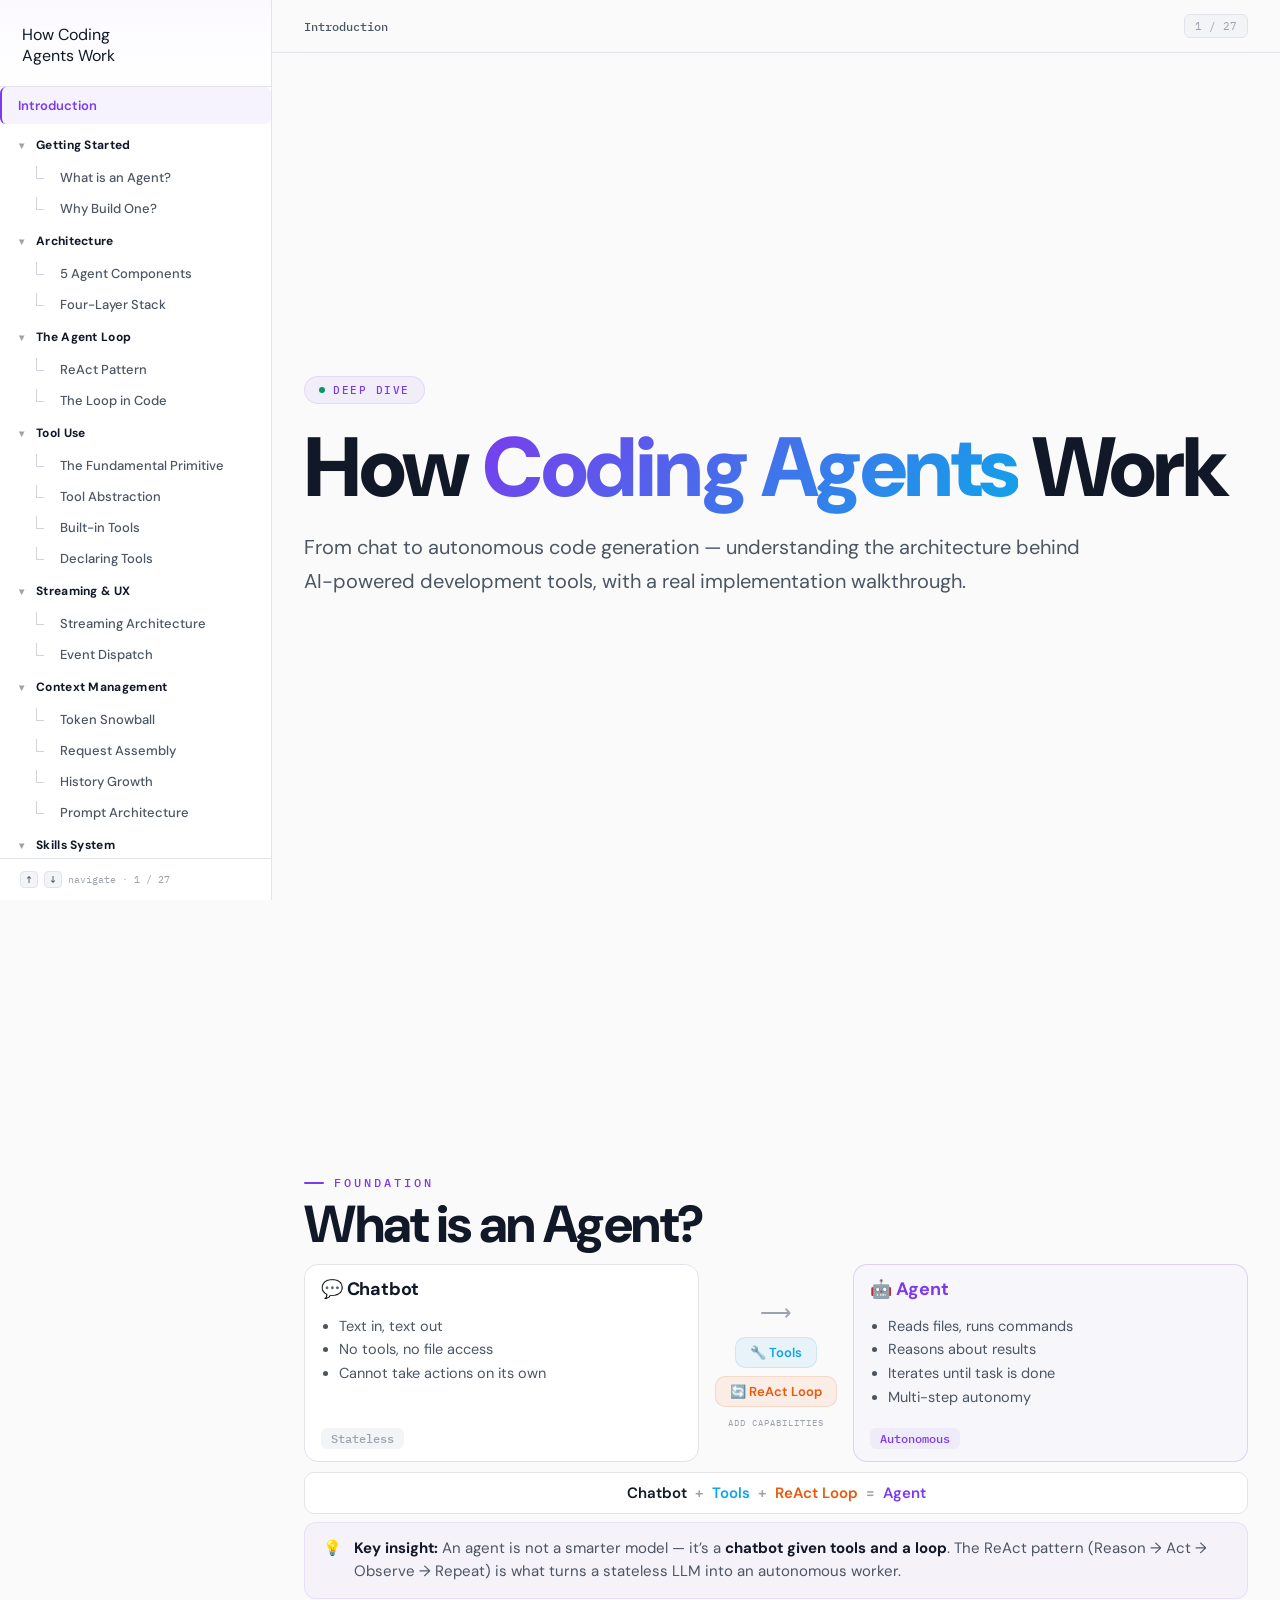
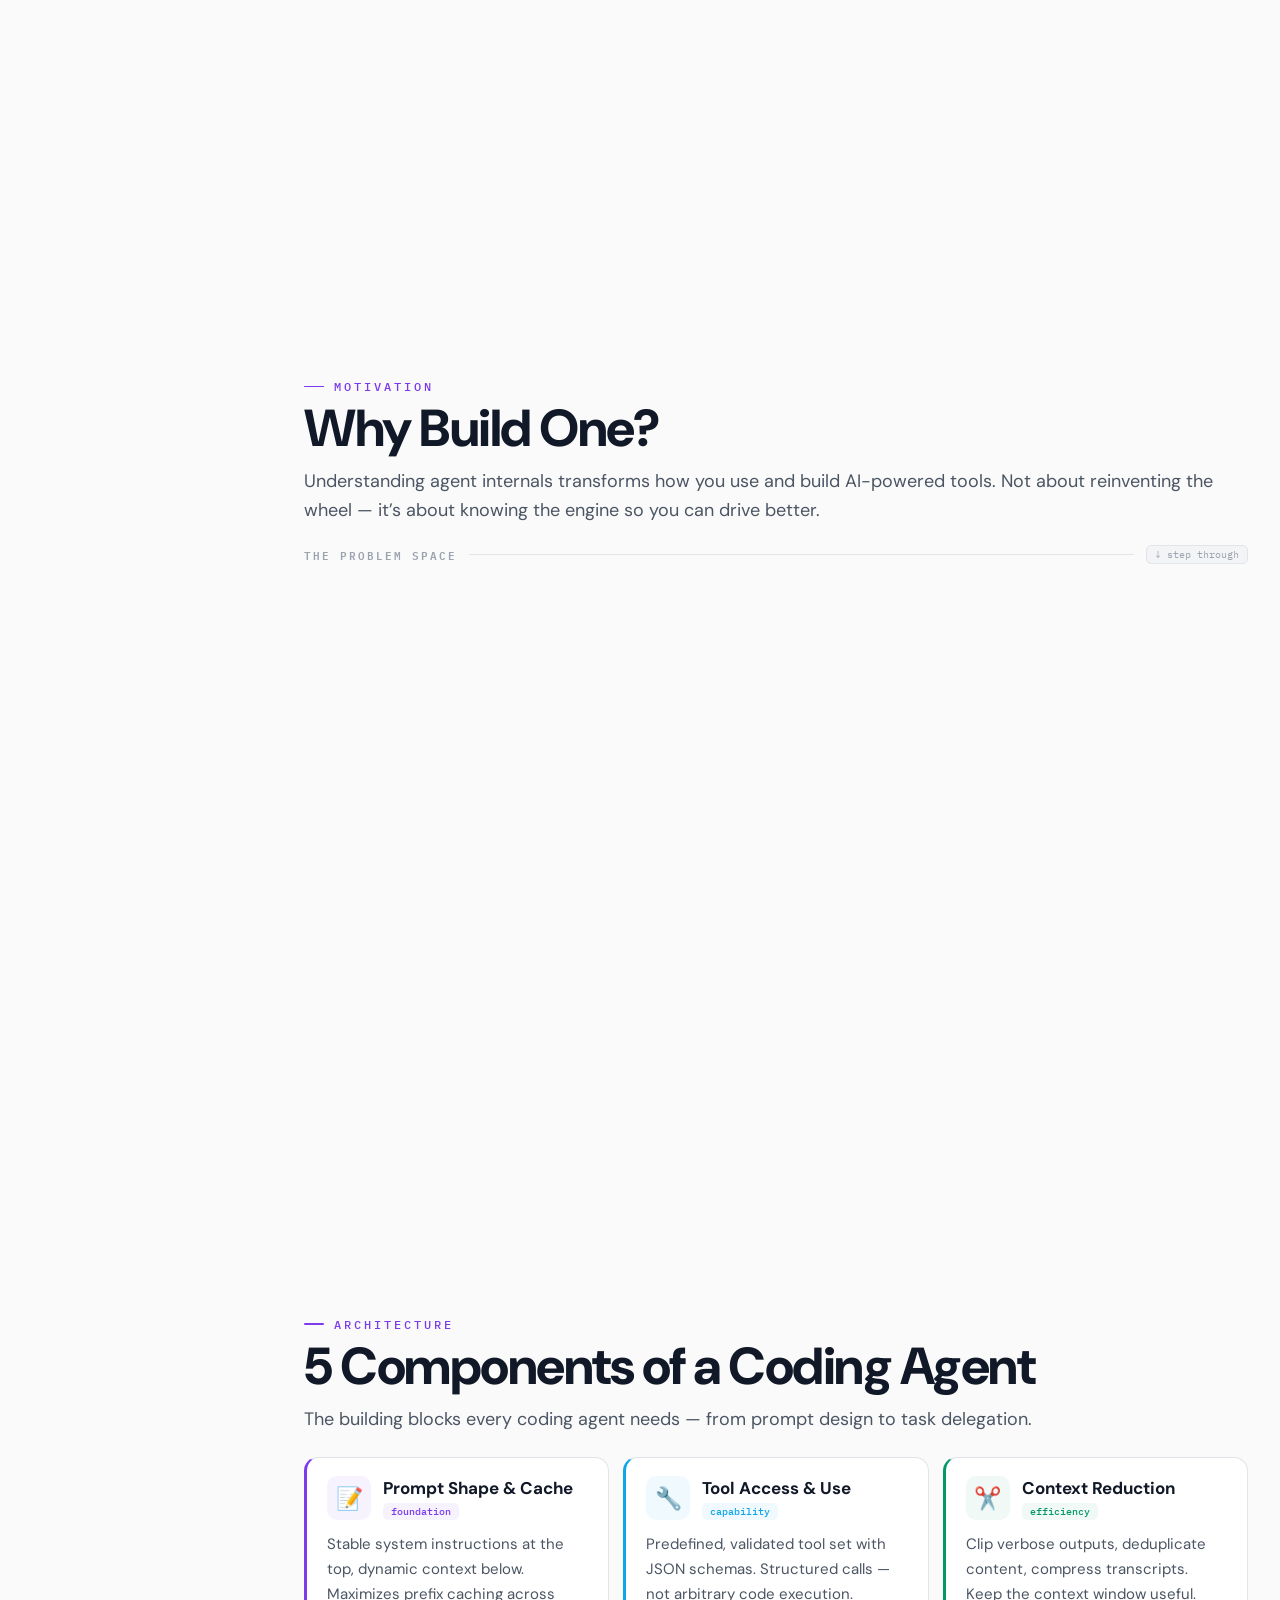
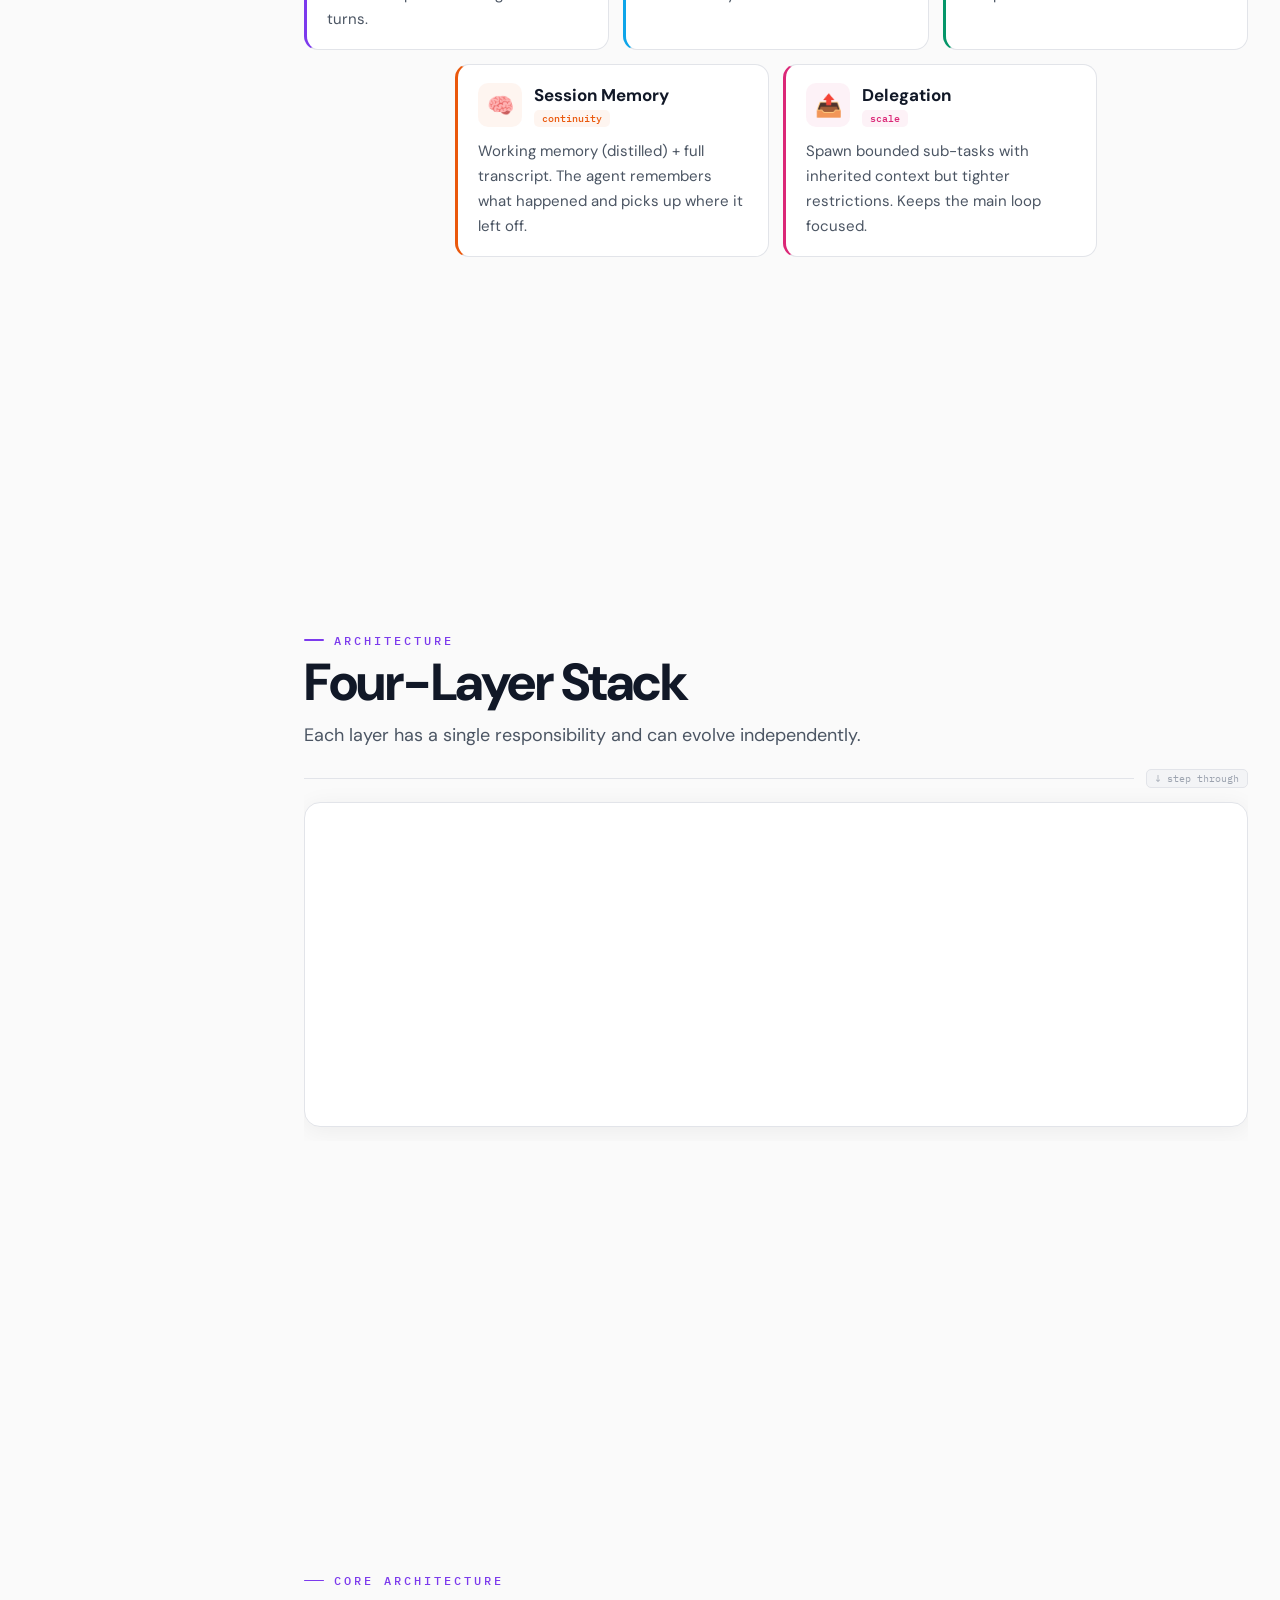
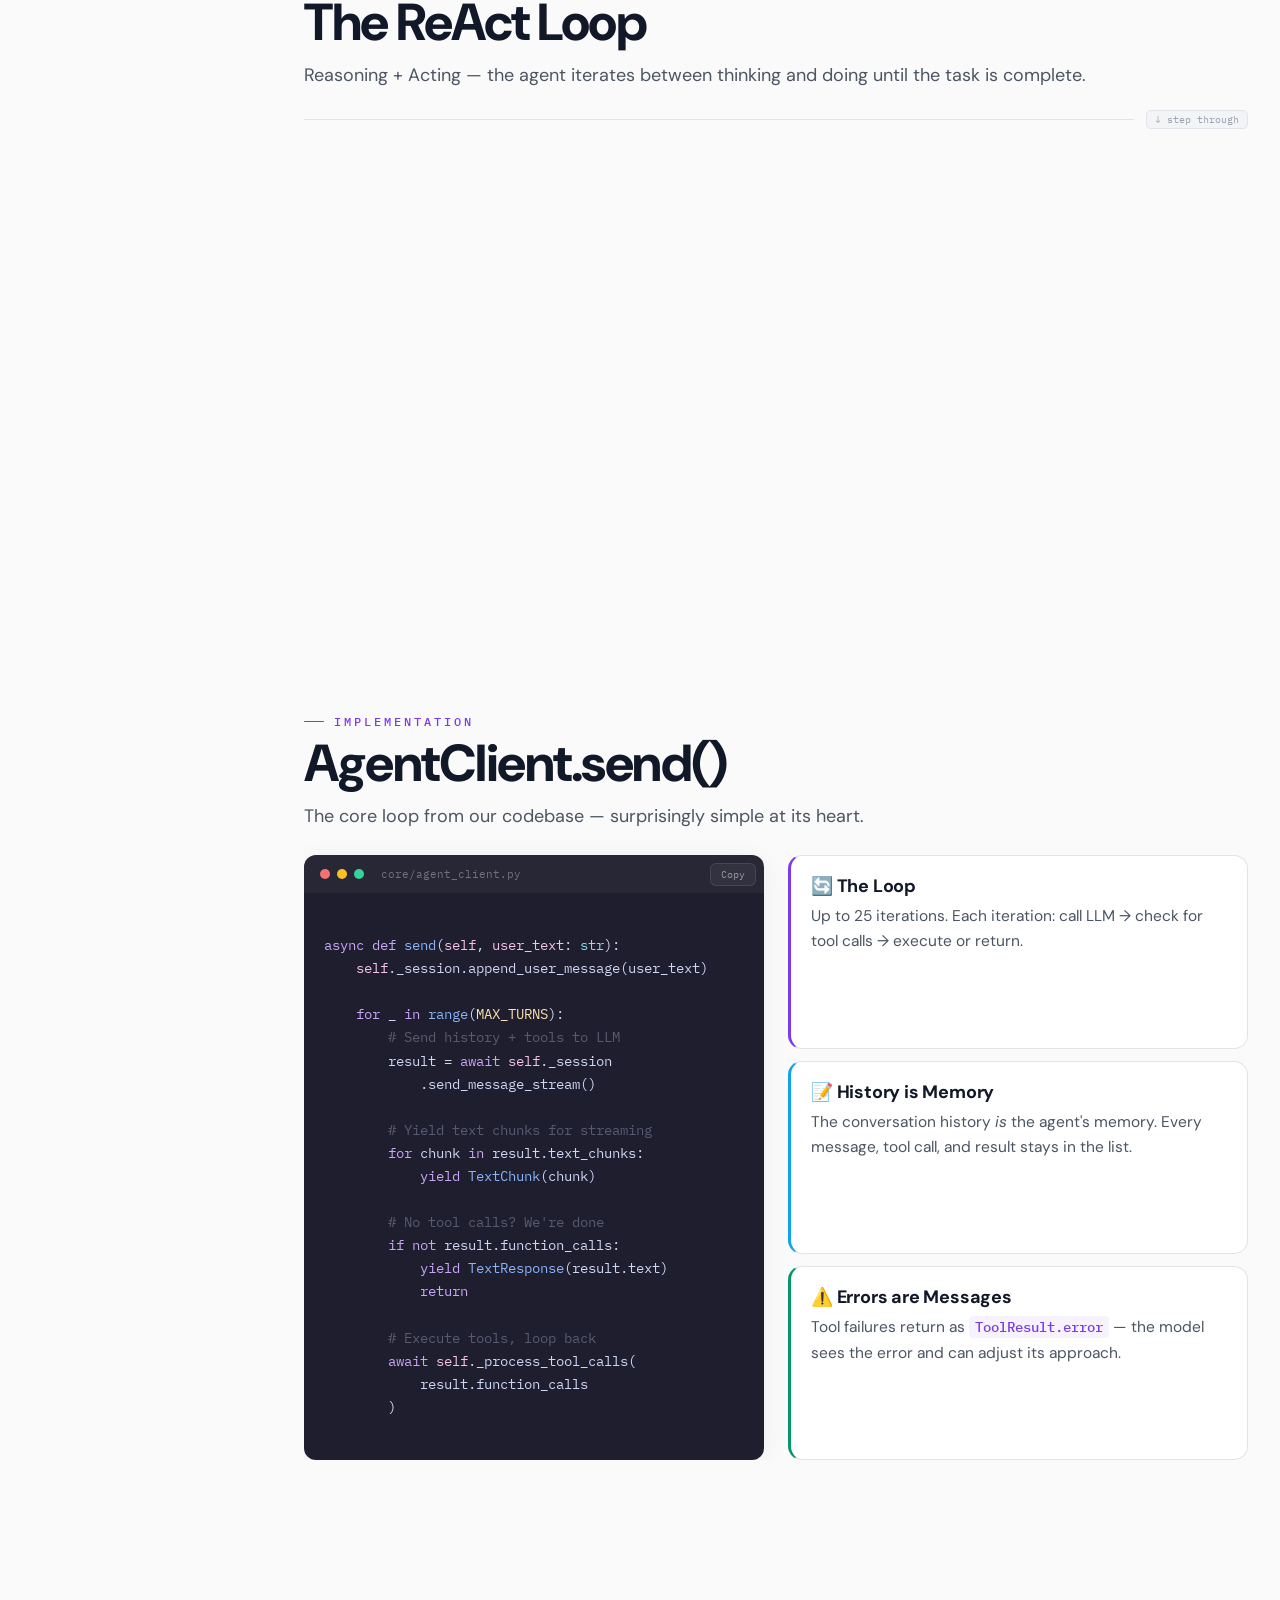
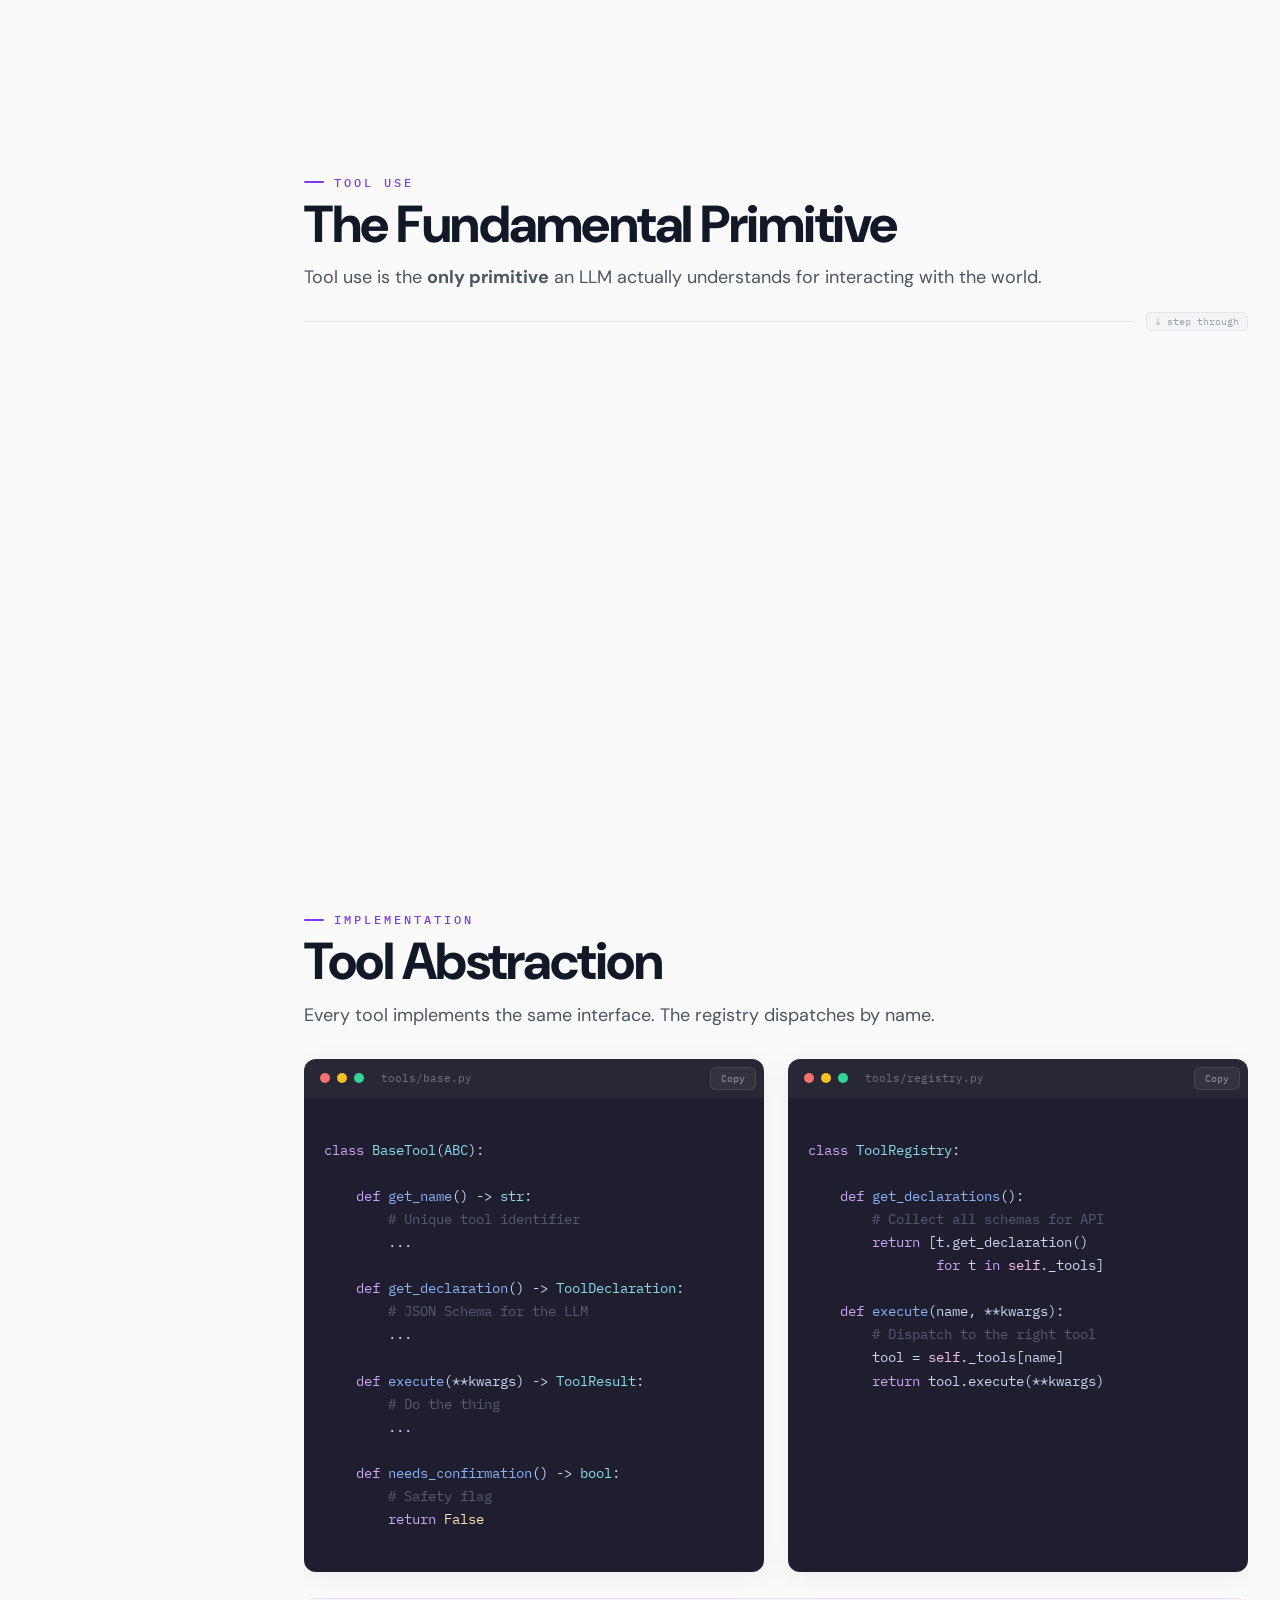
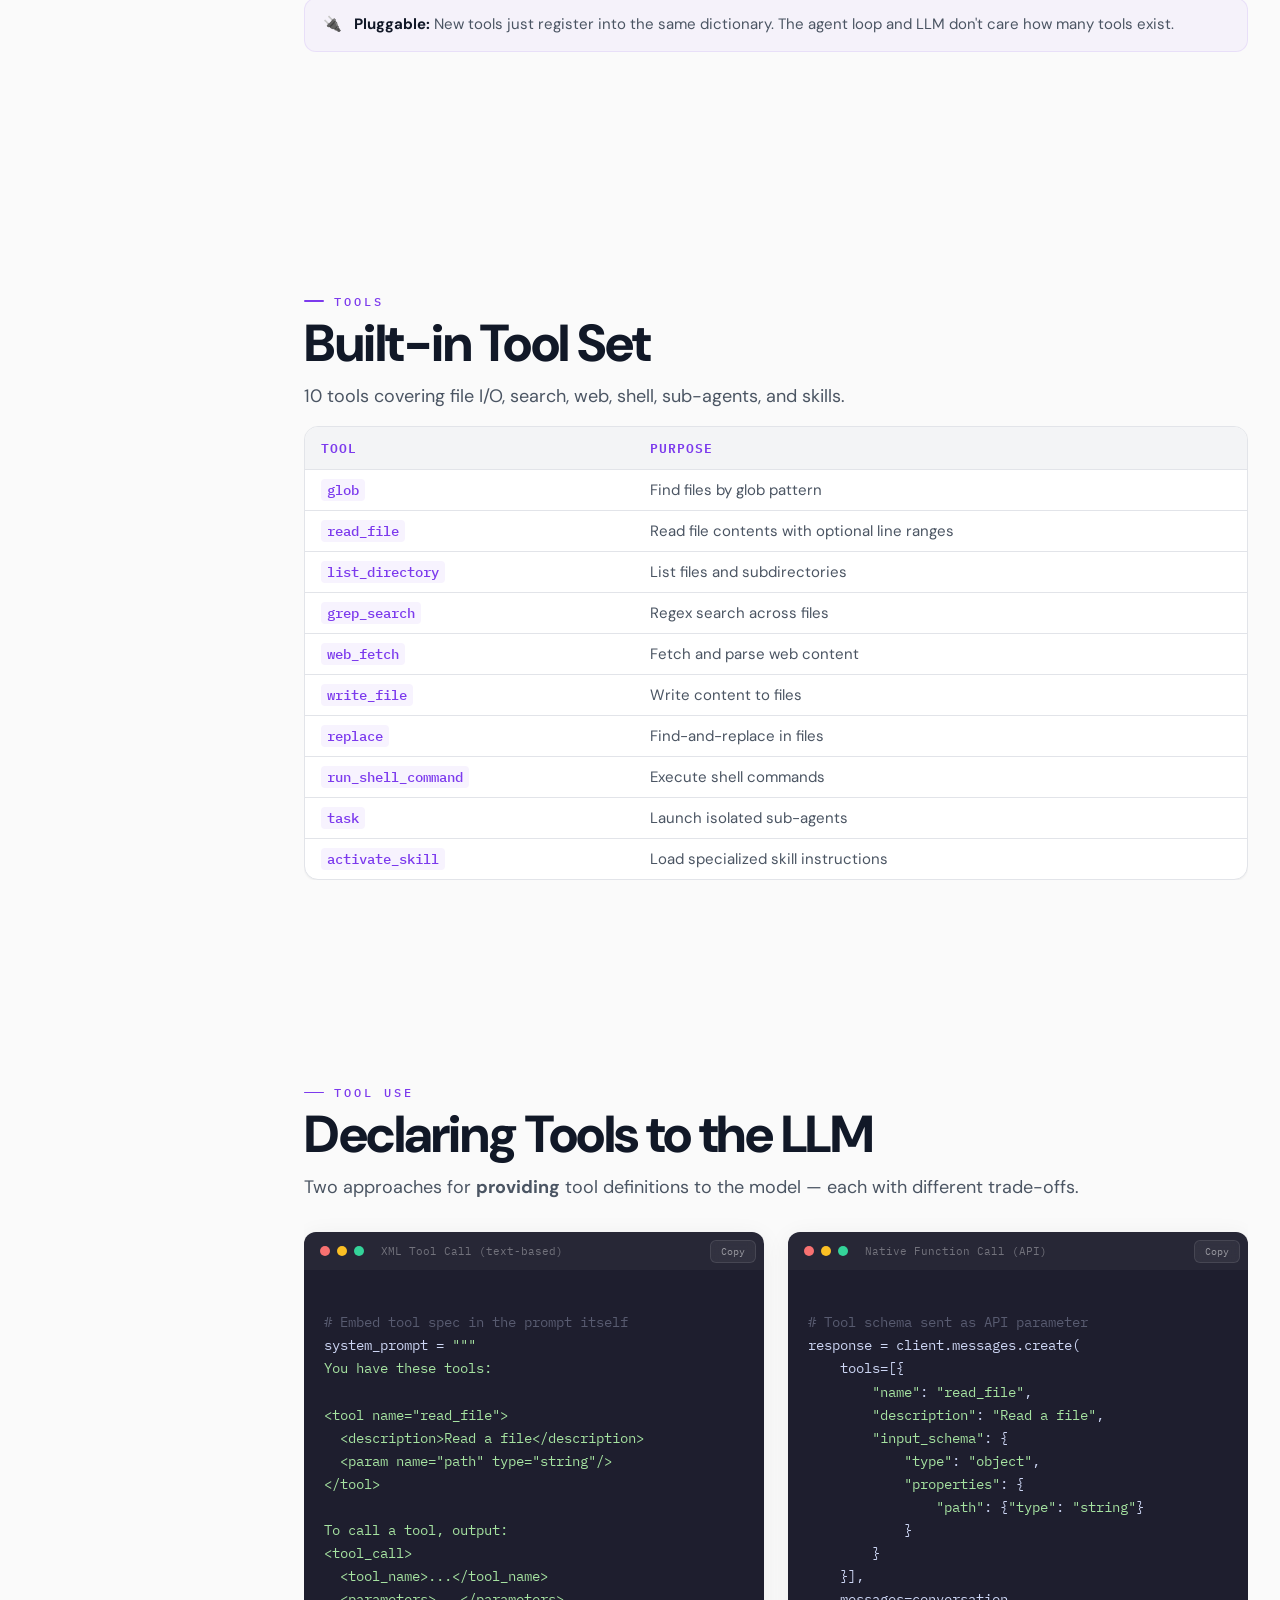
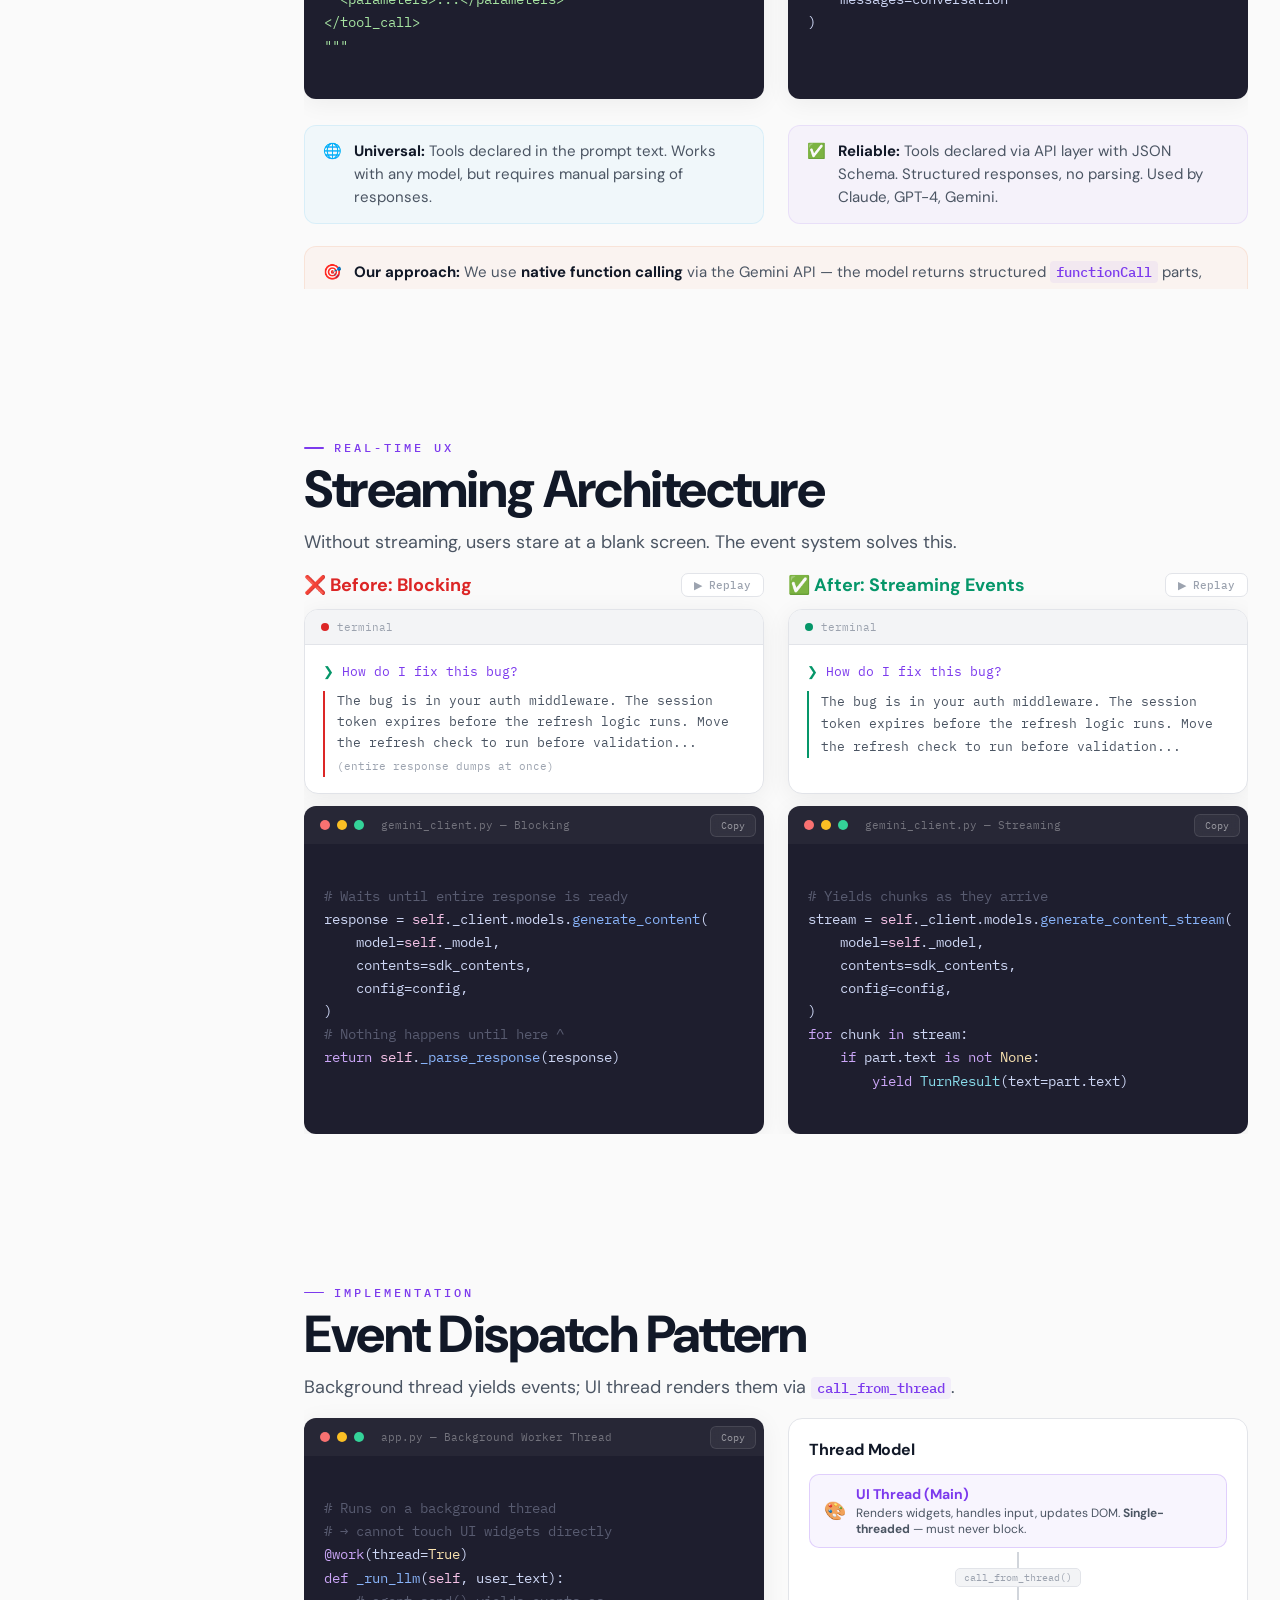
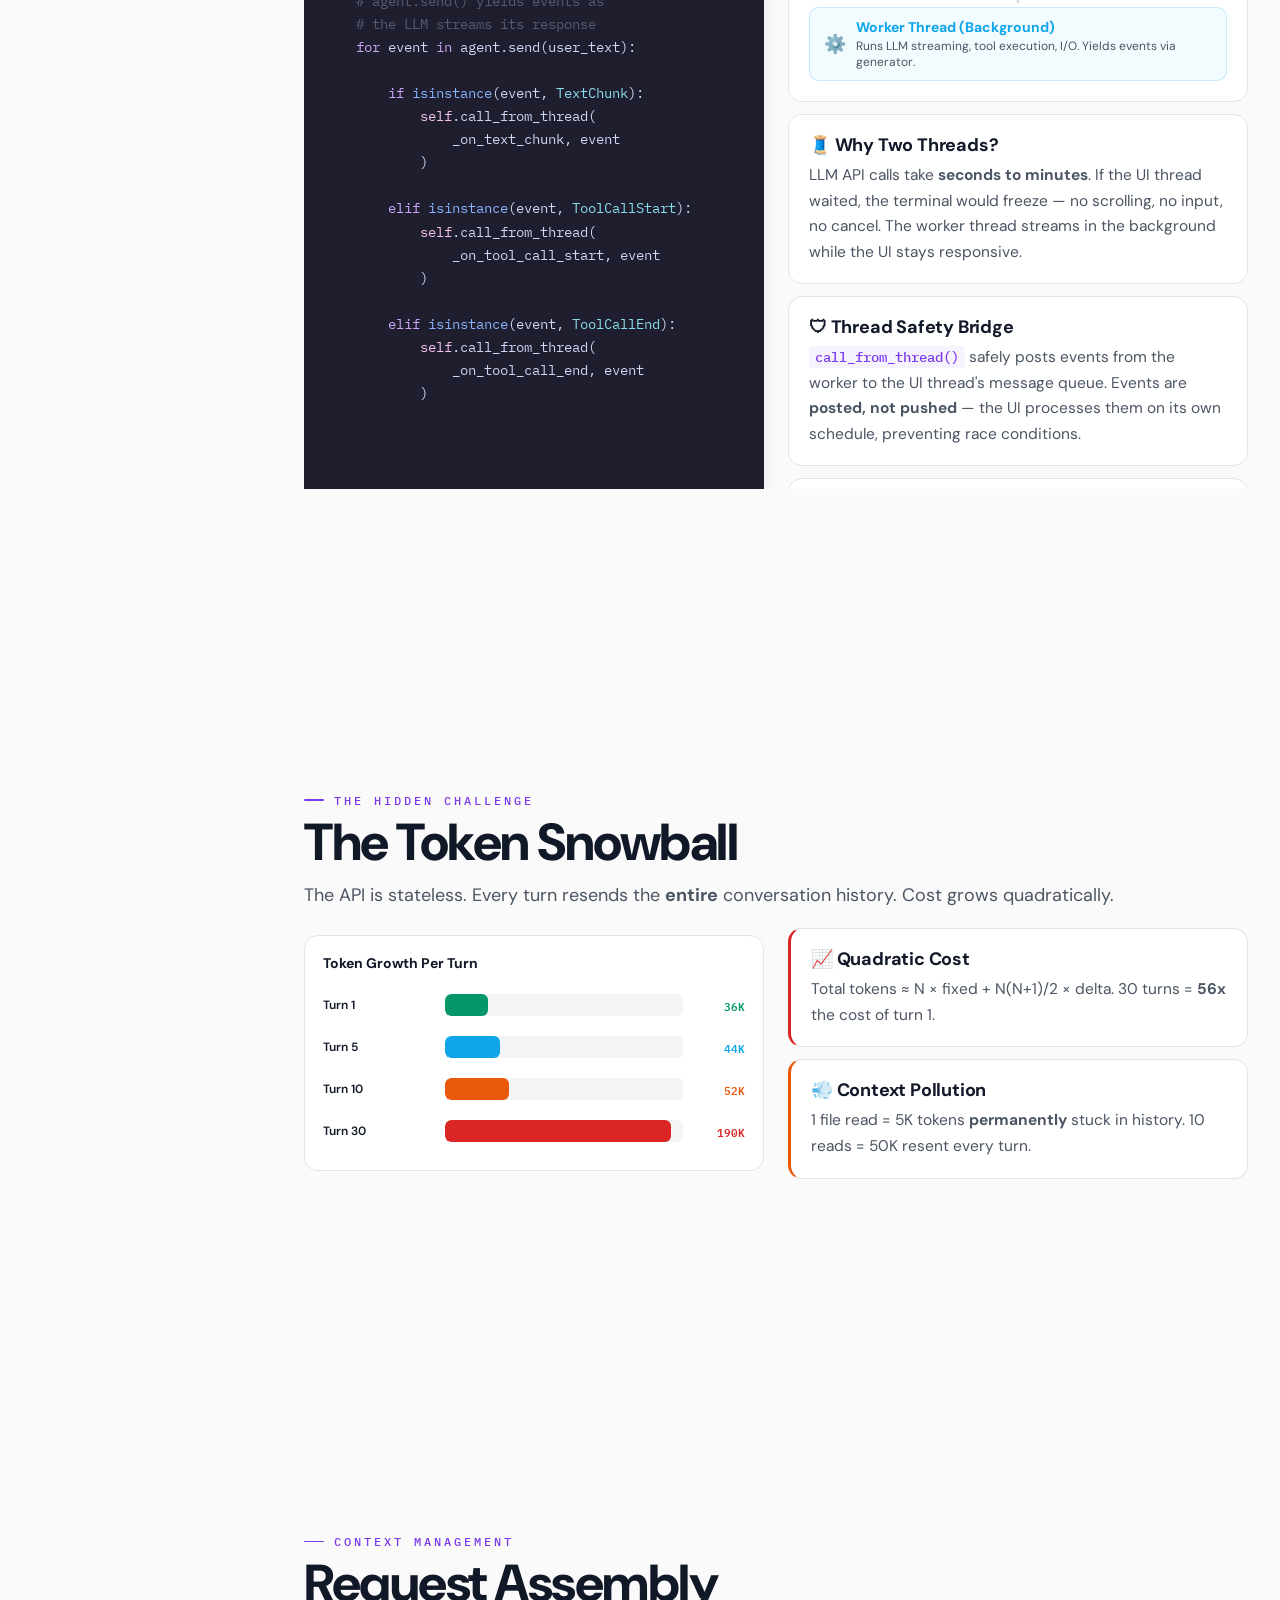
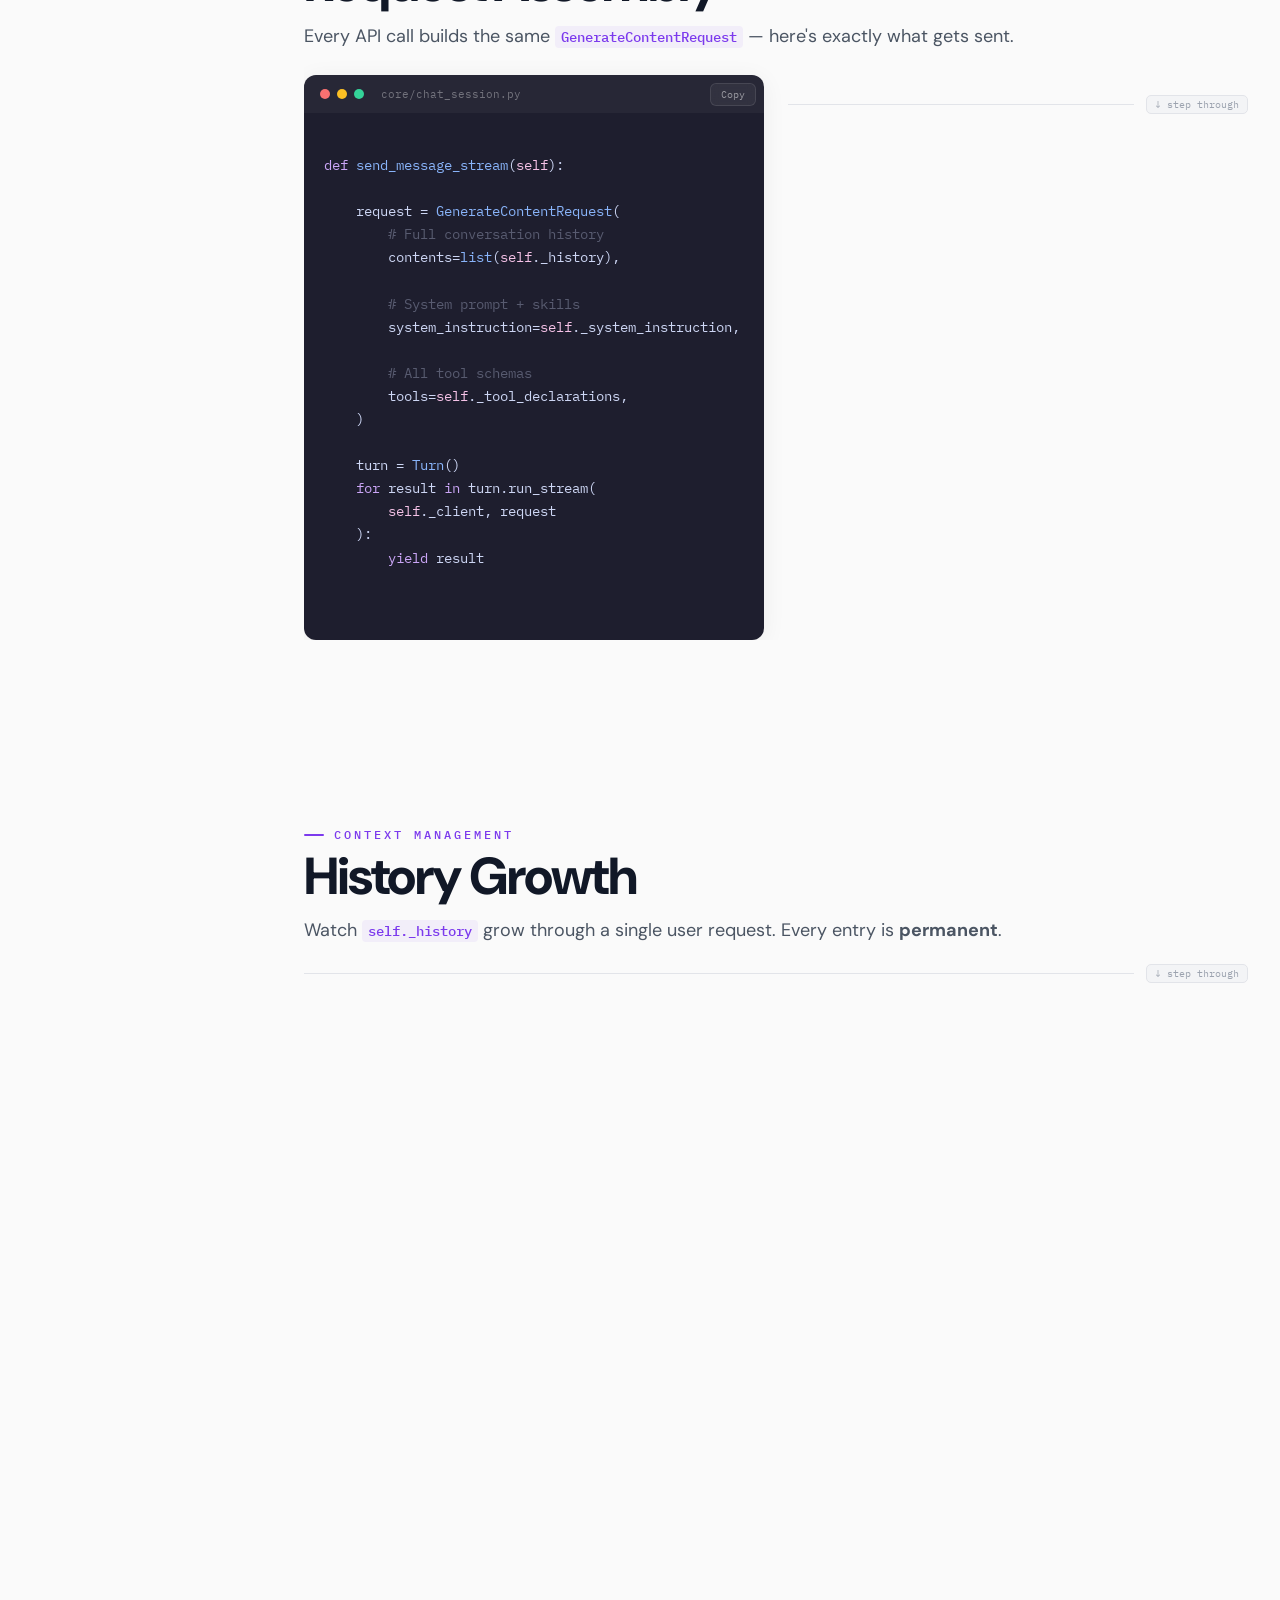
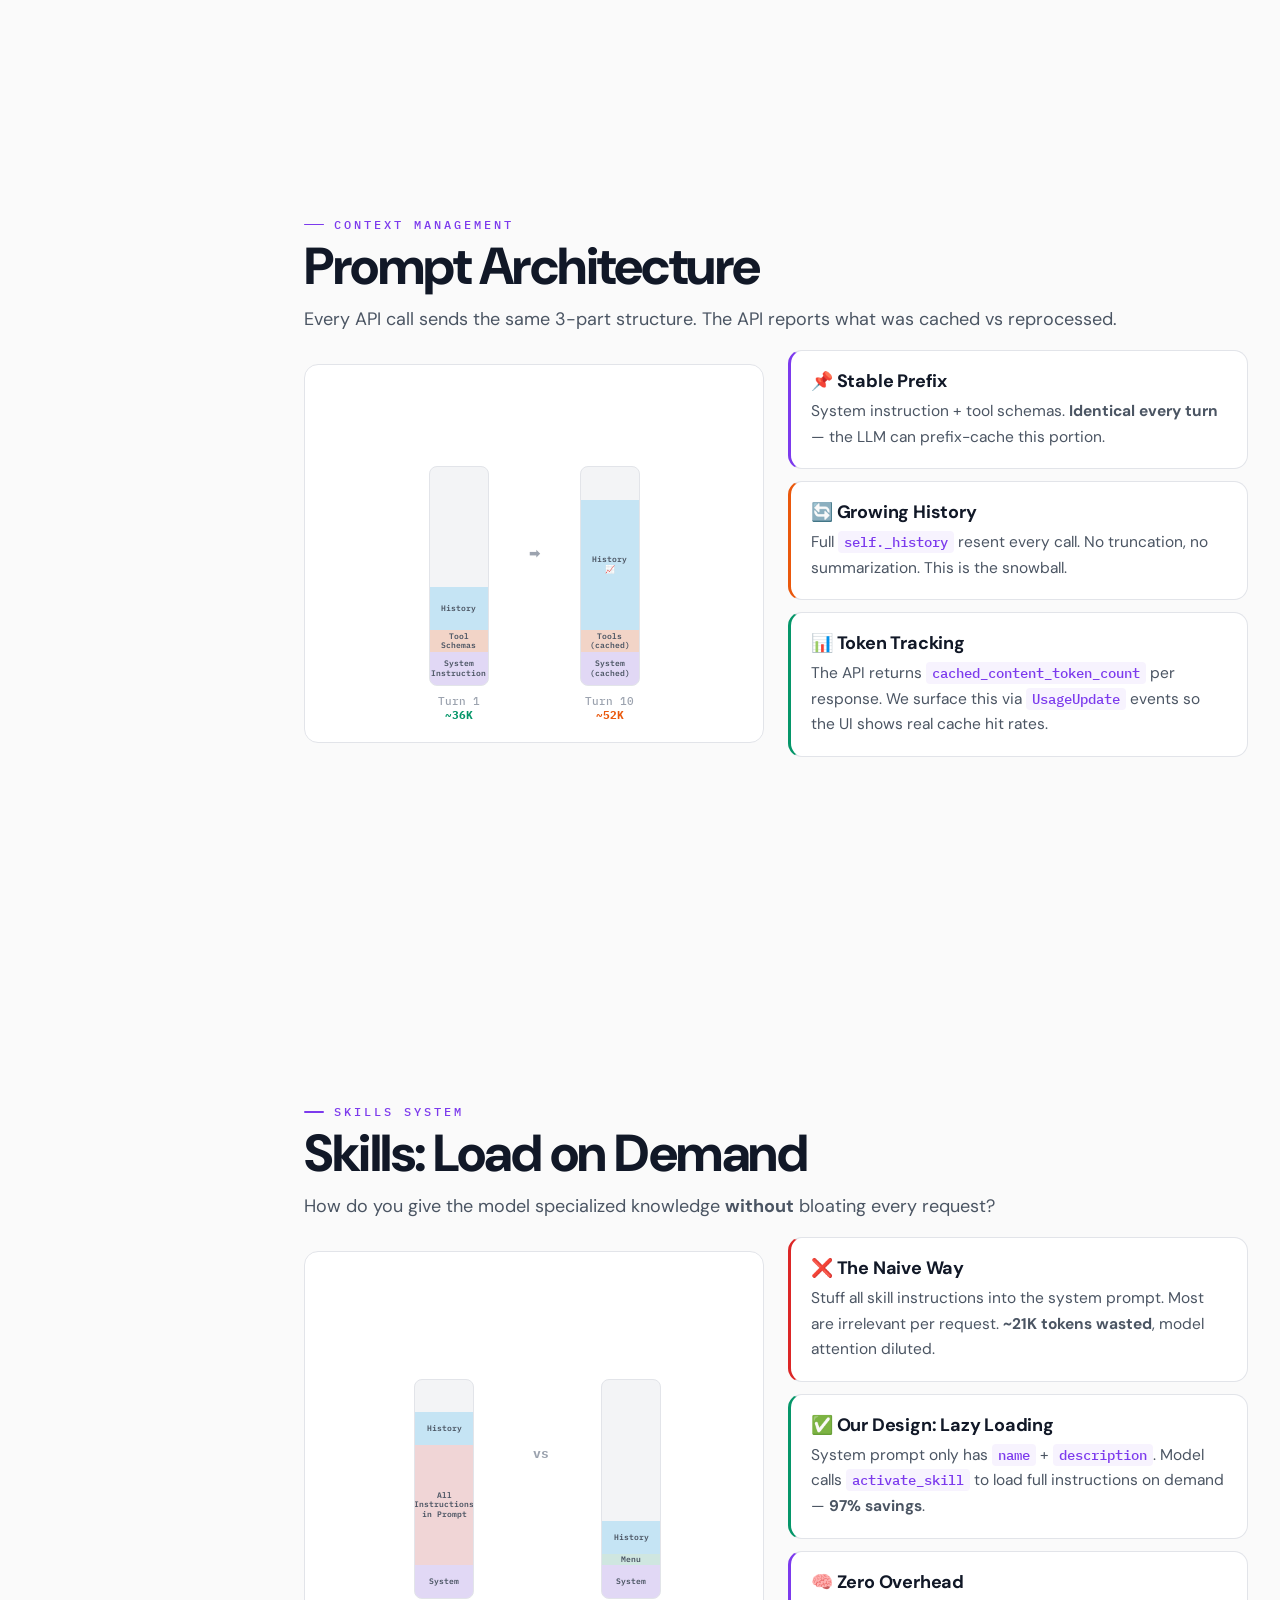
<file: docs/presentation/index.html>
<!DOCTYPE html>
<html lang="en">
<head>
<meta charset="UTF-8">
<meta name="viewport" content="width=device-width, initial-scale=1.0">
<title>How Coding Agents Work</title>
<link rel="preconnect" href="https://fonts.googleapis.com">
<link rel="preconnect" href="https://fonts.gstatic.com" crossorigin>
<link href="https://fonts.googleapis.com/css2?family=IBM+Plex+Mono:wght@300;400;500;600;700&family=DM+Sans:wght@300;400;500;600;700;800;900&display=optional" rel="stylesheet">
<link rel="stylesheet" href="assets/styles.css">
</head>
<body>

<div class="bg-dots"></div>

<!-- LOADING -->
<div class="loading-screen" id="loadingScreen">
  <div class="loading-spinner"></div>
  <div class="loading-text">Loading slides...</div>
</div>

<!-- SIDEBAR -->
<aside class="sidebar" id="sidebar">
  <div class="sidebar-header">
    <div class="logo">How Coding<br>Agents Work</div>
  </div>
  <div class="sidebar-toc" id="sidebarToc">

    <!-- Introduction (standalone) -->
    <a class="toc-item toc-root active" data-target="hero" href="#" onclick="jumpTo(event,'hero')">
      Introduction
    </a>

    <!-- GETTING STARTED -->
    <div class="toc-branch">
      <div class="toc-branch-label" onclick="toggleBranch(this)">
        <span class="toc-chevron">&#x25BE;</span>
        Getting Started
      </div>
      <div class="toc-children">
        <a class="toc-item" data-target="what-is-agent" href="#" onclick="jumpTo(event,'what-is-agent')">
          <span class="toc-tree-line"></span>What is an Agent?
        </a>
        <a class="toc-item" data-target="motivation" href="#" onclick="jumpTo(event,'motivation')">
          <span class="toc-tree-line"></span>Why Build One?
        </a>
      </div>
    </div>

    <!-- ARCHITECTURE -->
    <div class="toc-branch">
      <div class="toc-branch-label" onclick="toggleBranch(this)">
        <span class="toc-chevron">&#x25BE;</span>
        Architecture
      </div>
      <div class="toc-children">
        <a class="toc-item" data-target="five-components" href="#" onclick="jumpTo(event,'five-components')">
          <span class="toc-tree-line"></span>5 Agent Components
        </a>
        <a class="toc-item" data-target="four-layers" href="#" onclick="jumpTo(event,'four-layers')">
          <span class="toc-tree-line"></span>Four-Layer Stack
        </a>
      </div>
    </div>

    <!-- THE AGENT LOOP -->
    <div class="toc-branch">
      <div class="toc-branch-label" onclick="toggleBranch(this)">
        <span class="toc-chevron">&#x25BE;</span>
        The Agent Loop
      </div>
      <div class="toc-children">
        <a class="toc-item" data-target="react-pattern" href="#" onclick="jumpTo(event,'react-pattern')">
          <span class="toc-tree-line"></span>ReAct Pattern
        </a>
        <a class="toc-item" data-target="loop-code" href="#" onclick="jumpTo(event,'loop-code')">
          <span class="toc-tree-line"></span>The Loop in Code
        </a>
      </div>
    </div>

    <!-- TOOL USE -->
    <div class="toc-branch">
      <div class="toc-branch-label" onclick="toggleBranch(this)">
        <span class="toc-chevron">&#x25BE;</span>
        Tool Use
      </div>
      <div class="toc-children">
        <a class="toc-item" data-target="tool-mental-model" href="#" onclick="jumpTo(event,'tool-mental-model')">
          <span class="toc-tree-line"></span>The Fundamental Primitive
        </a>
        <a class="toc-item" data-target="tool-abstraction" href="#" onclick="jumpTo(event,'tool-abstraction')">
          <span class="toc-tree-line"></span>Tool Abstraction
        </a>
        <a class="toc-item" data-target="built-in-tools" href="#" onclick="jumpTo(event,'built-in-tools')">
          <span class="toc-tree-line"></span>Built-in Tools
        </a>
        <a class="toc-item" data-target="tool-call-approaches" href="#" onclick="jumpTo(event,'tool-call-approaches')">
          <span class="toc-tree-line"></span>Declaring Tools
        </a>
      </div>
    </div>

    <!-- STREAMING & UX -->
    <div class="toc-branch">
      <div class="toc-branch-label" onclick="toggleBranch(this)">
        <span class="toc-chevron">&#x25BE;</span>
        Streaming &amp; UX
      </div>
      <div class="toc-children">
        <a class="toc-item" data-target="streaming-problem" href="#" onclick="jumpTo(event,'streaming-problem')">
          <span class="toc-tree-line"></span>Streaming Architecture
        </a>
        <a class="toc-item" data-target="event-dispatch" href="#" onclick="jumpTo(event,'event-dispatch')">
          <span class="toc-tree-line"></span>Event Dispatch
        </a>
      </div>
    </div>

    <!-- CONTEXT MANAGEMENT -->
    <div class="toc-branch">
      <div class="toc-branch-label" onclick="toggleBranch(this)">
        <span class="toc-chevron">&#x25BE;</span>
        Context Management
      </div>
      <div class="toc-children">
        <a class="toc-item" data-target="token-snowball" href="#" onclick="jumpTo(event,'token-snowball')">
          <span class="toc-tree-line"></span>Token Snowball
        </a>
        <a class="toc-item" data-target="request-assembly" href="#" onclick="jumpTo(event,'request-assembly')">
          <span class="toc-tree-line"></span>Request Assembly
        </a>
        <a class="toc-item" data-target="history-growth" href="#" onclick="jumpTo(event,'history-growth')">
          <span class="toc-tree-line"></span>History Growth
        </a>
        <a class="toc-item" data-target="prompt-structure" href="#" onclick="jumpTo(event,'prompt-structure')">
          <span class="toc-tree-line"></span>Prompt Architecture
        </a>
      </div>
    </div>

    <!-- SKILLS SYSTEM -->
    <div class="toc-branch">
      <div class="toc-branch-label" onclick="toggleBranch(this)">
        <span class="toc-chevron">&#x25BE;</span>
        Skills System
      </div>
      <div class="toc-children">
        <a class="toc-item" data-target="skills-problem" href="#" onclick="jumpTo(event,'skills-problem')">
          <span class="toc-tree-line"></span>Load on Demand
        </a>
        <a class="toc-item" data-target="skill-format" href="#" onclick="jumpTo(event,'skill-format')">
          <span class="toc-tree-line"></span>SKILL.md Format
        </a>
        <a class="toc-item" data-target="skill-activation-flow" href="#" onclick="jumpTo(event,'skill-activation-flow')">
          <span class="toc-tree-line"></span>Activation Flow
        </a>
      </div>
    </div>

    <!-- SUB-AGENTS -->
    <div class="toc-branch">
      <div class="toc-branch-label" onclick="toggleBranch(this)">
        <span class="toc-chevron">&#x25BE;</span>
        Sub-Agents
      </div>
      <div class="toc-children">
        <a class="toc-item" data-target="subagent-problem" href="#" onclick="jumpTo(event,'subagent-problem')">
          <span class="toc-tree-line"></span>Context Isolation
        </a>
        <a class="toc-item" data-target="subagent-architecture" href="#" onclick="jumpTo(event,'subagent-architecture')">
          <span class="toc-tree-line"></span>Isolated Sessions
        </a>
        <a class="toc-item" data-target="subagent-history" href="#" onclick="jumpTo(event,'subagent-history')">
          <span class="toc-tree-line"></span>History Flow
        </a>
        <a class="toc-item" data-target="subagent-implementation" href="#" onclick="jumpTo(event,'subagent-implementation')">
          <span class="toc-tree-line"></span>Implementation
        </a>
        <a class="toc-item" data-target="subagent-tradeoffs" href="#" onclick="jumpTo(event,'subagent-tradeoffs')">
          <span class="toc-tree-line"></span>Trade-offs
        </a>
      </div>
    </div>

    <!-- WRAP UP -->
    <div class="toc-branch">
      <div class="toc-branch-label" onclick="toggleBranch(this)">
        <span class="toc-chevron">&#x25BE;</span>
        Wrap Up
      </div>
      <div class="toc-children">
        <a class="toc-item" data-target="lessons" href="#" onclick="jumpTo(event,'lessons')">
          <span class="toc-tree-line"></span>What We Learned
        </a>
        <a class="toc-item" data-target="whats-missing" href="#" onclick="jumpTo(event,'whats-missing')">
          <span class="toc-tree-line"></span>What&rsquo;s Missing
        </a>
      </div>
    </div>

  </div>
  <div class="sidebar-footer">
    <span class="key">&uarr;</span><span class="key">&darr;</span> navigate &middot; <span id="slideCount">1 / 27</span>
  </div>
</aside>
<div class="sidebar-overlay" id="sidebarOverlay" onclick="closeSidebar()"></div>
<button class="sidebar-toggle" id="sidebarToggle" onclick="toggleSidebar()">&#9776;</button>

<!-- MAIN CONTENT -->
<div class="main-content">

<div class="progress-bar" id="progress"></div>
<div class="topnav">
  <div class="slide-indicator">
    <span class="current-label" id="navLabel">Introduction</span>
  </div>
  <div class="slide-counter" id="navCounter">1 / 27</div>
</div>

<!-- Slides injected here by script.js -->
<div id="slideContainer"></div>

</div>

<!-- Core script (must load first — defines registerSlide) -->
<script src="assets/script.js"></script>

<!-- Slide scripts (order matters) -->
<script src="slides/01-introduction.js"></script>
<script src="slides/02-what-is-agent.js"></script>
<script src="slides/03-motivation.js"></script>
<script src="slides/04-five-components.js"></script>
<script src="slides/05-four-layers.js"></script>
<script src="slides/06-react-pattern.js"></script>
<script src="slides/07-loop-code.js"></script>
<script src="slides/08-tool-mental-model.js"></script>
<script src="slides/09-tool-abstraction.js"></script>
<script src="slides/10-built-in-tools.js"></script>
<script src="slides/11-tool-call-approaches.js"></script>
<script src="slides/12-streaming-problem.js"></script>
<script src="slides/13-event-dispatch.js"></script>
<script src="slides/14-token-snowball.js"></script>
<script src="slides/15-request-assembly.js"></script>
<script src="slides/16-history-growth.js"></script>
<script src="slides/17-prompt-structure.js"></script>
<script src="slides/18-skills-problem.js"></script>
<script src="slides/19-skill-format.js"></script>
<script src="slides/20-skill-activation-flow.js"></script>
<script src="slides/21-subagent-problem.js"></script>
<script src="slides/22-subagent-architecture.js"></script>
<script src="slides/23-subagent-history.js"></script>
<script src="slides/24-subagent-implementation.js"></script>
<script src="slides/25-subagent-tradeoffs.js"></script>
<script src="slides/26-lessons.js"></script>
<script src="slides/27-whats-missing.js"></script>

<!-- Render after all slides are registered -->
<script>renderSlides();</script>
</body>
</html>
</file>
<file: docs/presentation/assets/styles.css>
*,*::before,*::after{box-sizing:border-box;margin:0;padding:0}
:root{
  --bg:#fafafa;--surface:#ffffff;--surface2:#f3f4f6;--surface3:#e5e7eb;
  --border:#e2e4e9;--border2:#d1d5db;
  --text:#111827;--text2:#4b5563;--text3:#9ca3af;
  --accent:#7c3aed;--accent2:#6366f1;--accent3:#0ea5e9;--accent4:#059669;
  --orange:#ea580c;--red:#dc2626;--yellow:#ca8a04;--pink:#db2777;
  --glow:rgba(124,58,237,.08);
  --mono:'IBM Plex Mono',monospace;--sans:'DM Sans',sans-serif;
  --shadow-sm:0 1px 2px rgba(0,0,0,.05);
  --shadow:0 4px 24px rgba(0,0,0,.06);
  --shadow-lg:0 12px 48px rgba(0,0,0,.08);
}
html{scroll-behavior:smooth;overflow-x:hidden;background:var(--bg);scroll-snap-type:y mandatory}
body{font-family:var(--sans);color:var(--text);background:var(--bg);overflow-x:hidden}
::-webkit-scrollbar{width:6px}
::-webkit-scrollbar-track{background:var(--bg)}
::-webkit-scrollbar-thumb{background:var(--border2);border-radius:3px}

/* SIDEBAR */
.sidebar{position:fixed;top:0;left:0;bottom:0;width:272px;z-index:110;background:var(--surface);border-right:1px solid var(--border);display:flex;flex-direction:column;overflow:hidden;transition:transform .35s cubic-bezier(.16,1,.3,1)}
.sidebar-header{padding:24px 22px 20px;border-bottom:1px solid var(--border);flex-shrink:0;background:linear-gradient(180deg,rgba(124,58,237,.03) 0%,transparent 100%)}
.sidebar-header .logo-title{font-family:var(--sans);font-weight:800;font-size:18px;color:var(--text);line-height:1.25;letter-spacing:-.3px}
.sidebar-header .logo-sub{font-size:11px;color:var(--text3);margin-top:6px;font-family:var(--mono);letter-spacing:.3px;display:flex;align-items:center;gap:6px}
.sidebar-header .logo-sub::before{content:'';width:4px;height:4px;border-radius:50%;background:var(--accent4);flex-shrink:0}
.sidebar-toc{flex:1;overflow-y:auto;padding:8px 0;scrollbar-width:thin}
.sidebar-toc::-webkit-scrollbar{width:3px}
.sidebar-toc::-webkit-scrollbar-thumb{background:var(--border);border-radius:2px}

/* TOC Sections */
.toc-section{margin-bottom:4px}
.toc-section-label{padding:16px 20px 6px;font-family:var(--mono);font-size:9.5px;font-weight:600;color:var(--text3);letter-spacing:1.5px;text-transform:uppercase;user-select:none}
.toc-section:first-child .toc-section-label{padding-top:8px}
.toc-item{display:flex;align-items:center;gap:10px;padding:7px 20px;cursor:pointer;transition:all .2s;position:relative;text-decoration:none;color:var(--text2);font-size:13px;font-weight:500;border:none;background:none;border-left:2px solid transparent;margin:0 8px;border-radius:6px}
.toc-item:hover{background:var(--surface2);color:var(--text)}
.toc-item.active{color:var(--accent);background:rgba(124,58,237,.06);font-weight:600;border-left-color:var(--accent)}
.toc-num{font-family:var(--mono);font-size:10px;color:var(--text3);min-width:18px;font-weight:500;flex-shrink:0}
.toc-item.active .toc-num{color:var(--accent)}

/* Legacy TOC classes (kept for individual pages) */
.toc-branch{margin:0}
.toc-branch-label{display:flex;align-items:center;gap:8px;padding:9px 16px;font-size:12px;font-weight:700;color:var(--text);cursor:pointer;transition:all .2s;user-select:none;letter-spacing:.3px;text-transform:none;font-family:var(--sans)}
.toc-branch-label:hover{background:var(--surface2)}
.toc-chevron{font-size:10px;color:var(--text3);transition:transform .25s;width:12px;text-align:center;flex-shrink:0}
.toc-branch.collapsed .toc-chevron{transform:rotate(-90deg)}
.toc-branch-icon{font-size:13px;flex-shrink:0}
.toc-children{overflow:hidden;transition:max-height .35s cubic-bezier(.16,1,.3,1),opacity .25s;max-height:2000px;opacity:1}
.toc-branch.collapsed .toc-children{max-height:0;opacity:0}
.toc-tree-line{position:relative;width:20px;height:100%;flex-shrink:0;display:flex;align-items:center}
.toc-tree-line::before{content:'';position:absolute;left:6px;top:-12px;bottom:50%;width:1px;background:var(--border2)}
.toc-tree-line::after{content:'';position:absolute;left:6px;top:50%;width:8px;height:1px;background:var(--border2)}
.toc-item.active .toc-tree-line::before,.toc-item.active .toc-tree-line::after{background:var(--accent)}
.toc-sub-branch{position:relative}
.toc-sub-children{padding-left:16px;position:relative}
.toc-sub-children::before{content:'';position:absolute;left:26px;top:0;bottom:12px;width:1px;background:var(--border)}
.toc-leaf{padding-left:36px}
.toc-item.toc-root{padding:10px 16px;font-weight:600;gap:8px;margin:4px 0}
.toc-icon{font-size:14px;flex-shrink:0}
.toc-branch.has-active>.toc-branch-label{color:var(--accent)}
.toc-branch.has-active>.toc-branch-label .toc-chevron{color:var(--accent)}

.sidebar-footer{padding:12px 20px;border-top:1px solid var(--border);flex-shrink:0;font-family:var(--mono);font-size:10px;color:var(--text3);display:flex;align-items:center;gap:6px}
.sidebar-footer .key{display:inline-flex;align-items:center;justify-content:center;padding:1px 5px;border-radius:4px;background:var(--surface2);border:1px solid var(--border);font-size:10px}

.sidebar-toggle{display:none;position:fixed;top:14px;left:14px;z-index:120;width:36px;height:36px;border-radius:10px;background:var(--surface);border:1px solid var(--border);cursor:pointer;align-items:center;justify-content:center;box-shadow:var(--shadow-sm);font-size:16px;color:var(--text2);transition:all .2s}
.sidebar-toggle:hover{background:var(--surface2)}

.main-content{margin-left:272px}

/* TOP NAV */
.topnav{position:fixed;top:0;left:272px;right:0;z-index:100;padding:14px 32px;display:flex;align-items:center;justify-content:space-between;backdrop-filter:blur(20px);background:rgba(250,250,250,.85);border-bottom:1px solid var(--border);transition:all .3s}
.topnav .slide-indicator{font-family:var(--mono);font-size:11.5px;color:var(--text3);font-weight:400;display:flex;align-items:center;gap:8px}
.topnav .slide-indicator .current-label{color:var(--text2);font-weight:500}
.topnav .slide-counter{font-family:var(--mono);font-size:11px;color:var(--text3);padding:4px 10px;border-radius:6px;background:var(--surface2);border:1px solid var(--border)}
.progress-bar{position:fixed;top:0;left:272px;right:0;height:3px;background:linear-gradient(90deg,var(--accent),var(--accent3));z-index:101;transition:width .15s;border-radius:0 2px 2px 0}

/* SLIDE */
.slide{height:100vh;display:flex;align-items:center;justify-content:center;padding:64px 32px 32px;position:relative;overflow:hidden;scroll-snap-align:start;scroll-snap-stop:always}
.slide-inner{max-width:1240px;width:100%;max-height:calc(100vh - 96px);overflow-y:auto;overflow-x:hidden;opacity:0;transform:translateY(50px);transition:opacity .7s cubic-bezier(.16,1,.3,1),transform .7s cubic-bezier(.16,1,.3,1);scrollbar-width:thin;scrollbar-color:var(--border2) transparent}
.slide-inner::-webkit-scrollbar{width:4px}
.slide-inner::-webkit-scrollbar-track{background:transparent}
.slide-inner::-webkit-scrollbar-thumb{background:var(--border2);border-radius:2px}
.slide-inner.visible,.slide.visible .slide-inner{opacity:1;transform:translateY(0)}

/* HERO */
.hero-badge{display:inline-flex;align-items:center;gap:8px;padding:6px 14px;border-radius:100px;background:rgba(124,58,237,.06);border:1px solid rgba(124,58,237,.12);font-family:var(--mono);font-size:11px;color:var(--accent);margin-bottom:20px;letter-spacing:1.5px;text-transform:uppercase;font-weight:500}
.hero-badge .pulse{width:6px;height:6px;border-radius:50%;background:var(--accent4);animation:pulse 2s infinite}
@keyframes pulse{0%,100%{opacity:1}50%{opacity:.3}}
h1.hero-title{font-size:clamp(44px,7vw,84px);font-weight:900;line-height:1.05;letter-spacing:-2.5px;margin-bottom:18px;color:var(--text)}
h1.hero-title .gradient{background:linear-gradient(135deg,var(--accent),var(--accent3));-webkit-background-clip:text;-webkit-text-fill-color:transparent}
.hero-sub{font-size:clamp(16px,1.8vw,20px);color:var(--text2);max-width:800px;line-height:1.7;font-weight:400}

/* SECTION TITLES */
.section-label{font-family:var(--mono);font-size:12px;color:var(--accent);letter-spacing:3px;text-transform:uppercase;margin-bottom:6px;display:flex;align-items:center;gap:10px;font-weight:500}
.section-label::before{content:'';width:20px;height:1.5px;background:var(--accent);border-radius:1px}
h2.section-title{font-size:clamp(32px,4.5vw,52px);font-weight:800;line-height:1.1;letter-spacing:-1.5px;margin-bottom:10px;color:var(--text)}
.section-desc{font-size:18px;color:var(--text2);max-width:100%;line-height:1.6;font-weight:400}

/* CODE */
.code-block{background:#1e1e2e;border-radius:12px;overflow:hidden;font-family:var(--mono);font-size:14px;line-height:1.65;margin:14px 0;box-shadow:var(--shadow)}
.code-header{display:flex;align-items:center;gap:7px;padding:10px 16px;background:rgba(255,255,255,.04)}
.code-header .c{width:10px;height:10px;border-radius:50%}
.code-header .c.r{background:#f87171}.code-header .c.y{background:#fbbf24}.code-header .c.g{background:#34d399}
.code-header .filename{margin-left:10px;color:rgba(255,255,255,.35);font-size:11px}
.code-body{padding:18px 20px;color:#cdd6f4;overflow-x:auto;white-space:pre;word-wrap:normal}
.code-body .kw{color:#cba6f7}.code-body .fn{color:#89b4fa}.code-body .str{color:#a6e3a1}
.code-body .cm{color:#585b70}.code-body .op{color:#fab387}.code-body .num{color:#f9e2af}
.code-body .type{color:#89dceb}.code-body .var{color:#f5c2e7}

/* CARDS */
.card-grid{display:grid;grid-template-columns:repeat(auto-fit,minmax(300px,1fr));gap:12px;margin:16px 0}
.card{background:var(--surface);border:1px solid var(--border);border-radius:14px;padding:18px 20px;transition:all .35s;position:relative;overflow:hidden}
.card:hover{border-color:rgba(124,58,237,.25);box-shadow:var(--shadow-lg);transform:translateY(-2px)}
.card h3{font-size:18px;font-weight:700;margin-bottom:6px;letter-spacing:-.2px}
.card p{color:var(--text2);font-size:15.5px;line-height:1.65}
.card .tag{display:inline-block;padding:3px 10px;border-radius:6px;font-size:12px;font-family:var(--mono);font-weight:500;margin-top:10px}

/* TIP */
.tip-box{border-radius:12px;padding:14px 18px;margin:10px 0;display:flex;gap:12px;align-items:flex-start;font-size:15px;line-height:1.55;color:var(--text2)}
.tip-box strong{color:var(--text)}
.tip-box.purple{background:rgba(124,58,237,.04);border:1px solid rgba(124,58,237,.1)}
.tip-box.blue{background:rgba(14,165,233,.04);border:1px solid rgba(14,165,233,.1)}
.tip-box.green{background:rgba(5,150,105,.04);border:1px solid rgba(5,150,105,.1)}
.tip-box.orange{background:rgba(234,88,12,.04);border:1px solid rgba(234,88,12,.1)}
.tip-box.red{background:rgba(220,38,38,.04);border:1px solid rgba(220,38,38,.1)}

/* TABLE */
.cmp-table{width:100%;border-collapse:separate;border-spacing:0;border-radius:14px;overflow:hidden;border:1px solid var(--border);background:var(--surface);box-shadow:var(--shadow-sm)}
.cmp-table th,.cmp-table td{padding:10px 16px;text-align:left;border-bottom:1px solid var(--border)}
.cmp-table th{background:var(--surface2);font-family:var(--mono);font-size:13px;color:var(--accent);font-weight:600;letter-spacing:1px;text-transform:uppercase}
.cmp-table td{font-size:15px;color:var(--text2)}
.cmp-table tr:last-child td{border-bottom:none}
.cmp-table td:first-child{font-weight:600;color:var(--text);white-space:nowrap}
.cmp-table tr{transition:background .2s}
.cmp-table tbody tr:hover,.cmp-table tr:hover{background:rgba(124,58,237,.02)}
.cmp-table tr:hover td{color:var(--text)}

/* LAYOUT */
.two-col{display:grid;grid-template-columns:1fr 1fr;gap:24px;align-items:start}
.three-col{display:grid;grid-template-columns:repeat(3,1fr);gap:16px}
@media(max-width:860px){.two-col,.three-col{grid-template-columns:1fr}}
.mt-40{margin-top:24px}.mt-24{margin-top:16px}.mt-16{margin-top:12px}

/* KEY */
.key{display:inline-flex;align-items:center;justify-content:center;padding:2px 7px;border-radius:5px;background:var(--surface2);border:1px solid var(--border);font-family:var(--mono);font-size:11px;color:var(--text2);font-weight:500}

/* INLINE CODE */
code{font-family:var(--mono);font-size:14px;background:rgba(124,58,237,.06);color:var(--accent);padding:2px 6px;border-radius:4px;font-weight:500}

/* ARCHITECTURE DIAGRAM */
.arch-diagram{position:relative;background:var(--surface);border:1px solid var(--border);border-radius:16px;padding:24px;margin:14px 0;overflow:hidden;box-shadow:var(--shadow)}
.arch-diagram .layer-label{font-family:var(--mono);font-size:10px;color:var(--text3);letter-spacing:2px;text-transform:uppercase;margin-bottom:12px;font-weight:500}
.node{display:inline-flex;align-items:center;gap:8px;padding:12px 18px;border-radius:10px;font-size:15px;font-weight:600;border:1.5px solid;transition:all .3s;cursor:default;position:relative}
.node:hover{transform:scale(1.04)}
.node.lead{background:rgba(124,58,237,.06);border-color:rgba(124,58,237,.25);color:var(--accent)}
.node.worker{background:rgba(14,165,233,.05);border-color:rgba(14,165,233,.2);color:var(--accent3)}
.node.sub{background:rgba(5,150,105,.05);border-color:rgba(5,150,105,.2);color:var(--accent4)}
.node .dot-indicator{width:7px;height:7px;border-radius:50%;flex-shrink:0}
.node.lead .dot-indicator{background:var(--accent)}
.node.worker .dot-indicator{background:var(--accent3)}
.node.sub .dot-indicator{background:var(--accent4)}

/* ANIMATED MESSAGES */
@keyframes msgFlow{0%{opacity:0;transform:translateX(-10px)}30%{opacity:1}70%{opacity:1}100%{opacity:0;transform:translateX(10px)}}
.msg-pill{display:inline-flex;align-items:center;gap:5px;padding:4px 10px;border-radius:100px;font-family:var(--mono);font-size:10px;font-weight:500;animation:msgFlow 3s ease-in-out infinite;white-space:nowrap}
.msg-pill.outgoing{background:rgba(124,58,237,.08);color:var(--accent)}
.msg-pill.incoming{background:rgba(14,165,233,.08);color:var(--accent3)}

/* ANIMATED CONN LINES */
.conn-container{position:relative;margin:28px 0}
.conn-row{display:flex;align-items:center;gap:0;margin-bottom:8px}
.conn-line{flex:1;height:2px;position:relative;overflow:hidden}
.conn-line::after{content:'';position:absolute;top:0;left:-100%;width:60%;height:100%;border-radius:2px;animation:flowLine 2.5s linear infinite}
.conn-line.purple::after{background:linear-gradient(90deg,transparent,var(--accent),transparent)}
.conn-line.blue::after{background:linear-gradient(90deg,transparent,var(--accent3),transparent)}
.conn-line.green::after{background:linear-gradient(90deg,transparent,var(--accent4),transparent)}
@keyframes flowLine{0%{left:-60%}100%{left:100%}}

/* LIFECYCLE STEPS */
.lifecycle{display:flex;gap:0;align-items:stretch;margin:16px 0}
.lc-step{flex:1;text-align:center;padding:14px 10px;position:relative;border-radius:12px;background:var(--surface);border:1px solid var(--border);transition:all .3s}
.lc-step:hover{border-color:rgba(124,58,237,.25);box-shadow:var(--shadow)}
.lc-step .step-num{font-family:var(--mono);font-size:10px;color:var(--text3);margin-bottom:8px;font-weight:500}
.lc-step .step-icon{font-size:26px;margin-bottom:8px}
.lc-step .step-label{font-size:14.5px;font-weight:700;margin-bottom:4px}
.lc-step .step-desc{font-size:13px;color:var(--text3);line-height:1.5}
.lc-arrow{display:flex;align-items:center;color:var(--text3);font-size:18px;padding:0 2px;flex-shrink:0}
@media(max-width:860px){.lifecycle{flex-wrap:wrap;gap:8px}.lc-arrow{display:none}.lc-step{min-width:45%}}

/* STAT BLOCKS */
.stat-row{display:flex;gap:24px;margin:16px 0;flex-wrap:wrap}
.stat{text-align:center}
.stat .num{font-size:clamp(30px,4vw,44px);font-weight:800;color:var(--accent)}
.stat .label{font-size:13px;color:var(--text3);font-family:var(--mono);margin-top:2px;text-transform:uppercase;letter-spacing:1px}

/* CONTEXT WINDOW VIS */
.ctx-vis{display:flex;gap:32px;justify-content:center;align-items:flex-end;margin:14px 0;padding:20px;background:var(--surface);border:1px solid var(--border);border-radius:14px}
.ctx-col{display:flex;flex-direction:column;align-items:center;gap:8px}
.ctx-col .ctx-label{font-family:var(--mono);font-size:11px;color:var(--text3);text-align:center;font-weight:500}
.ctx-bar-wrap{width:60px;height:220px;background:var(--surface2);border-radius:8px;overflow:hidden;position:relative;border:1px solid var(--border);display:flex;flex-direction:column-reverse}
.ctx-segment{width:100%;transition:height 1.5s cubic-bezier(.16,1,.3,1);position:relative}
.ctx-segment.system{background:rgba(124,58,237,.15)}
.ctx-segment.conversation{background:rgba(14,165,233,.2)}
.ctx-segment.tools{background:rgba(234,88,12,.2)}
.ctx-segment.overflow{background:rgba(220,38,38,.25);border-top:2px dashed var(--red)}
.ctx-segment.summary{background:rgba(5,150,105,.2)}
.ctx-segment-label{position:absolute;inset:0;display:flex;align-items:center;justify-content:center;font-family:var(--mono);font-size:8px;color:var(--text2);font-weight:600;text-align:center;line-height:1.2;padding:2px}
.ctx-arrow{font-size:20px;color:var(--accent4);align-self:center}
.ctx-vs{font-family:var(--mono);font-size:13px;font-weight:700;color:var(--text3);align-self:center;padding:0 8px}
.ctx-vis.animate .ctx-segment{animation:ctxGrow 1.5s cubic-bezier(.16,1,.3,1) forwards}
@keyframes ctxGrow{from{height:0}}

/* FLOW VIS */
.flow-vis{position:relative;padding:24px 16px;min-height:260px;display:flex;flex-direction:column;align-items:center;gap:0}
.flow-vis .flow-node-wrap{display:flex;justify-content:center;gap:12px;flex-wrap:wrap}
@keyframes delegateDown{0%{top:-4px;opacity:0}10%{opacity:1}45%{top:calc(100% - 4px);opacity:1}55%{top:calc(100% - 4px);opacity:.6}100%{top:calc(100% - 4px);opacity:0}}
@keyframes resultUp{0%{bottom:-4px;opacity:0}10%{opacity:1}45%{bottom:calc(100% - 4px);opacity:1}55%{bottom:calc(100% - 4px);opacity:.6}100%{bottom:calc(100% - 4px);opacity:0}}
.flow-track{position:relative;width:2px;height:50px;background:var(--border);margin:0}
.flow-dot{position:absolute;width:8px;height:8px;border-radius:50%;left:50%;transform:translateX(-50%)}
.flow-dot.down{background:var(--accent);animation:delegateDown 3s ease-in-out infinite}
.flow-dot.up{background:var(--accent4);animation:resultUp 3s ease-in-out infinite;animation-delay:1.5s}

/* TOKEN BAR */
.token-calc{background:var(--surface);border:1px solid var(--border);border-radius:14px;padding:18px;margin:10px 0}
.tc-bar{display:flex;align-items:center;gap:12px;margin:10px 0}
.tc-bar .bar-label{font-size:12px;font-weight:600;min-width:110px}
.tc-bar .bar-track{flex:1;height:22px;background:var(--surface2);border-radius:6px;overflow:hidden;position:relative}
.tc-bar .bar-fill{height:100%;border-radius:6px;position:relative;transition:width 1.5s cubic-bezier(.16,1,.3,1)}
.tc-bar .bar-fill.animate{animation:barGrow 1.5s cubic-bezier(.16,1,.3,1) forwards}
@keyframes barGrow{from{width:0}}
.tc-bar .bar-val{font-family:var(--mono);font-size:11px;font-weight:600;min-width:50px;text-align:right}

/* PATTERN CARDS */
.pattern-grid{display:grid;grid-template-columns:repeat(auto-fit,minmax(320px,1fr));gap:12px;margin:14px 0}
.pattern-card{background:var(--surface);border:1px solid var(--border);border-radius:14px;padding:18px 20px;transition:all .35s}
.pattern-card:hover{box-shadow:var(--shadow-lg);transform:translateY(-2px)}
.pattern-card .pc-header{display:flex;align-items:center;gap:12px;margin-bottom:12px}
.pattern-card .pc-icon{width:44px;height:44px;border-radius:10px;display:flex;align-items:center;justify-content:center;font-size:22px;flex-shrink:0}
.pattern-card .pc-title{font-size:17px;font-weight:700}
.pattern-card .pc-tag{font-family:var(--mono);font-size:10px;font-weight:500;padding:2px 8px;border-radius:5px}
.pattern-card p{font-size:15px;color:var(--text2);line-height:1.65}

/* BG DOTS */
.bg-dots{position:fixed;inset:0;z-index:-1;opacity:.4;
  background-image:radial-gradient(circle,var(--border) 1px,transparent 1px);
  background-size:24px 24px}

/* SCROLL-TRIGGERED CARD FADE */
.card-grid .card{opacity:0;transform:translateY(20px);transition:opacity .5s cubic-bezier(.16,1,.3,1),transform .5s cubic-bezier(.16,1,.3,1)}
.card-grid.cards-visible .card{opacity:1;transform:translateY(0)}
.card-grid.cards-visible .card:nth-child(1){transition-delay:0s}
.card-grid.cards-visible .card:nth-child(2){transition-delay:.08s}
.card-grid.cards-visible .card:nth-child(3){transition-delay:.16s}
.card-grid.cards-visible .card:nth-child(4){transition-delay:.24s}
.card-grid.cards-visible .card:nth-child(5){transition-delay:.32s}
.card-grid.cards-visible .card:nth-child(6){transition-delay:.4s}

/* COUNTER ANIMATION */
@keyframes countUp{from{opacity:0;transform:translateY(8px)}to{opacity:1;transform:translateY(0)}}
.stat.animate-in .num{animation:countUp .6s cubic-bezier(.16,1,.3,1) forwards}

/* TAB GROUP */
.tab-group{display:flex;gap:4px;margin-bottom:20px;background:var(--surface2);padding:4px;border-radius:10px;width:fit-content}
.tab-btn{padding:8px 18px;border-radius:8px;border:none;background:transparent;font-family:var(--sans);font-size:13px;font-weight:600;color:var(--text3);cursor:pointer;transition:all .25s}
.tab-btn.active{background:var(--surface);color:var(--accent);box-shadow:var(--shadow-sm)}
.tab-btn:hover:not(.active){color:var(--text2)}
.tab-content{display:none}
.tab-content.active{display:block;animation:fadeUp .4s ease}
@keyframes fadeUp{from{opacity:0;transform:translateY(10px)}to{opacity:1;transform:translateY(0)}}

/* KEYBOARD OVERLAY */
.kbd-overlay{position:fixed;inset:0;z-index:9999;background:rgba(0,0,0,.6);backdrop-filter:blur(4px);display:flex;align-items:center;justify-content:center;opacity:0;pointer-events:none;transition:opacity .25s}
.kbd-overlay.visible{opacity:1;pointer-events:auto}
.kbd-modal{background:var(--surface);border:1px solid var(--border);border-radius:16px;padding:32px;max-width:400px;width:90%;box-shadow:var(--shadow-lg)}
.kbd-modal h3{font-size:16px;font-weight:800;margin-bottom:16px;text-align:center}
.kbd-row{display:flex;align-items:center;gap:12px;padding:8px 0;border-bottom:1px solid var(--surface2)}
.kbd-row:last-child{border-bottom:none}
.kbd-row .key-combo{display:flex;gap:4px;min-width:80px}
.kbd-row .key{padding:4px 8px;border-radius:6px;border:1px solid var(--border2);background:var(--surface2);font-family:var(--mono);font-size:12px;font-weight:600;min-width:28px;text-align:center}
.kbd-row .key-desc{font-size:13px;color:var(--text2)}

/* CODE COPY BUTTON */
.code-block{position:relative}
.code-copy-btn{position:absolute;top:8px;right:8px;padding:4px 10px;border-radius:6px;border:1px solid rgba(255,255,255,.1);background:rgba(255,255,255,.05);font-family:var(--mono);font-size:10px;color:rgba(255,255,255,.5);cursor:pointer;transition:all .2s;z-index:5;backdrop-filter:blur(4px)}
.code-copy-btn:hover{background:rgba(255,255,255,.1);color:rgba(255,255,255,.8);border-color:rgba(255,255,255,.2)}
.code-copy-btn.copied{color:var(--accent4);border-color:rgba(5,150,105,.3);background:rgba(5,150,105,.1)}

/* MOBILE RESPONSIVE */
@media(max-width:1100px){
  .sidebar{transform:translateX(-100%)}
  .sidebar.open{transform:translateX(0)}
  .sidebar-toggle{display:flex}
  .main-content{margin-left:0}
  .topnav{left:0}
  .progress-bar{left:0}
  .sidebar.open~.sidebar-overlay{opacity:1;pointer-events:auto}
}
.sidebar-overlay{position:fixed;inset:0;z-index:105;background:rgba(0,0,0,.2);backdrop-filter:blur(2px);opacity:0;pointer-events:none;transition:opacity .3s}

@media(max-width:860px){
  .ctx-vis{flex-direction:column;align-items:center;gap:20px}
}

/* STEP ITEMS — keyboard-triggered reveal */
.step-item{opacity:0;transform:translateY(18px);transition:opacity .45s cubic-bezier(.16,1,.3,1),transform .45s cubic-bezier(.16,1,.3,1);pointer-events:none}
.step-item.step-visible{opacity:1;transform:translateY(0);pointer-events:auto}

/* LIGHTBOX */
.slide-inner img{cursor:zoom-in;transition:opacity .2s}
.slide-inner img:hover{opacity:.85}
.lightbox-overlay{position:fixed;inset:0;z-index:10000;background:rgba(0,0,0,.85);display:flex;align-items:center;justify-content:center;opacity:0;visibility:hidden;transition:opacity .25s ease,visibility .25s ease;cursor:zoom-out;backdrop-filter:blur(4px)}
.lightbox-overlay.open{opacity:1;visibility:visible}
.lightbox-overlay img{max-width:92vw;max-height:92vh;border-radius:8px;box-shadow:0 8px 40px rgba(0,0,0,.5);transform:scale(.92);transition:transform .25s ease;object-fit:contain;cursor:default}
.lightbox-overlay.open img{transform:scale(1)}
.lightbox-close{position:absolute;top:16px;right:20px;width:40px;height:40px;border:none;border-radius:50%;background:rgba(255,255,255,.15);color:#fff;font-size:22px;cursor:pointer;display:flex;align-items:center;justify-content:center;transition:background .2s;line-height:1}
.lightbox-close:hover{background:rgba(255,255,255,.3)}
</file>
